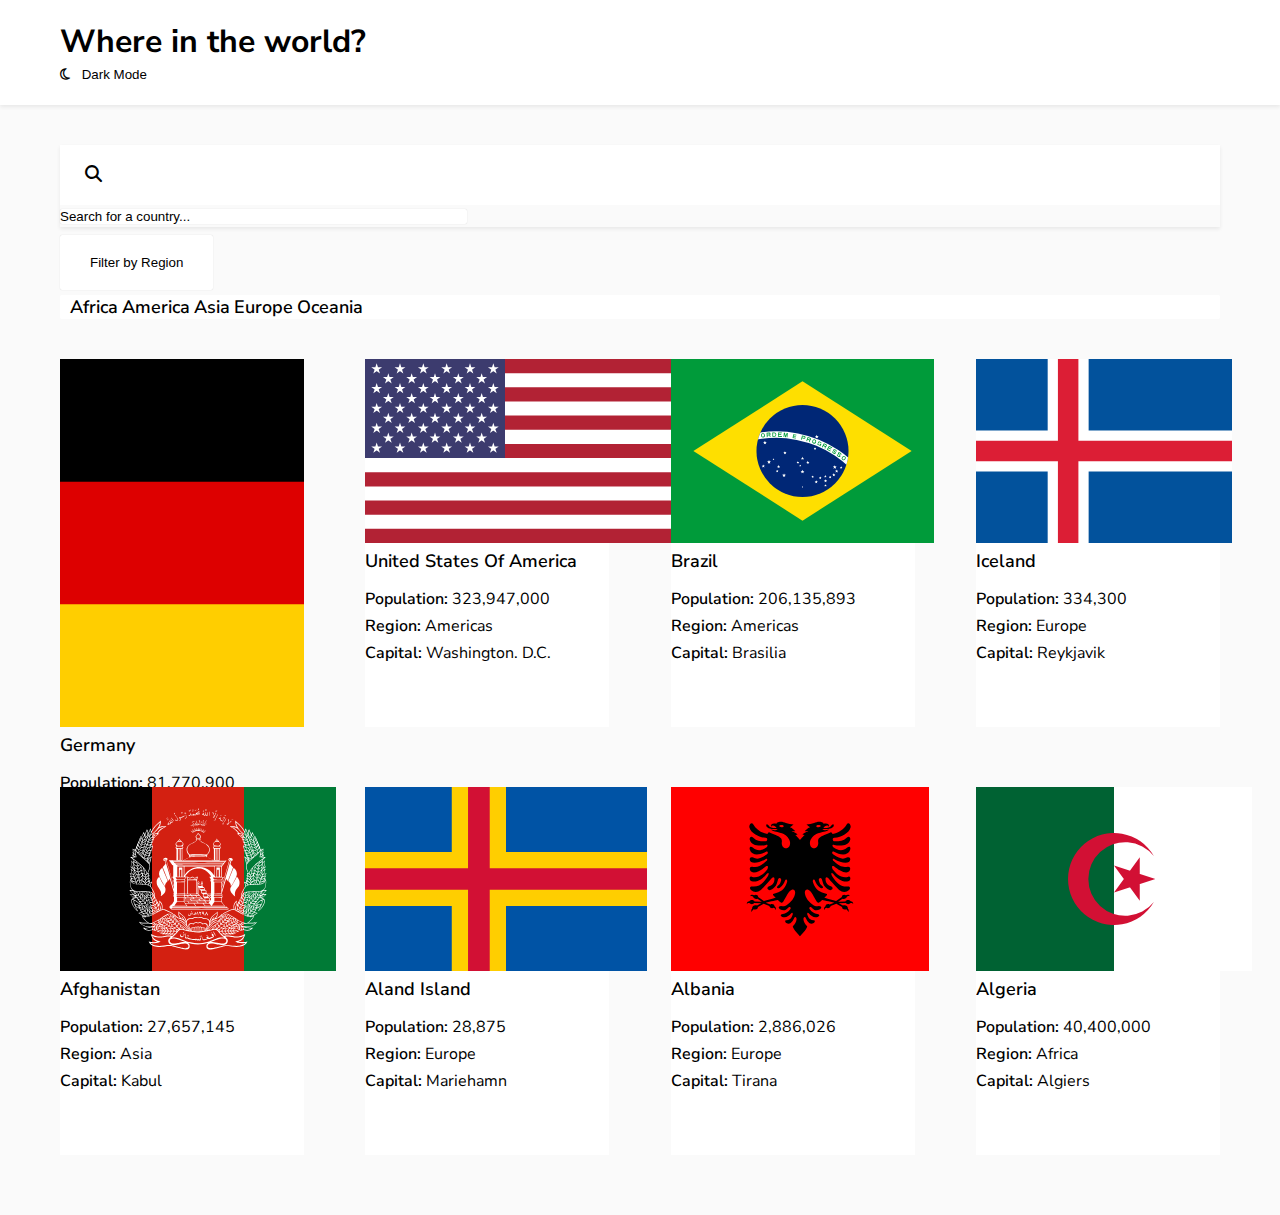
<file: index.html>
<!DOCTYPE html>
<html lang="en">
<head>
    <meta charset="UTF-8">
    <meta name="viewport" content="width=device-width, initial-scale=1.0">
    <link href="https://cdn.jsdelivr.net/npm/bootstrap@5.3.2/dist/css/bootstrap.min.css" rel="stylesheet" integrity="sha384-T3c6CoIi6uLrA9TneNEoa7RxnatzjcDSCmG1MXxSR1GAsXEV/Dwwykc2MPK8M2HN" crossorigin="anonymous">


    <link rel="stylesheet" href="assets/css/main.min.css">
    <link rel="stylesheet" href="assets/css/all.min.css">
    <title>Countries</title>

</head>
<body>
    
    <header class="header"  style=" box-shadow: 0 0.125rem 0.25rem rgba(0, 0, 0, 0.075);">
        <div class="d-flex justify-content-between container">
            <h1>Where in the world?</h1>

            <button id="darkModeToggle" onclick="toggleDarkMode()">
                <i class="fa-regular fa-moon"></i>
                <span class="icon-text">Dark Mode</span>
            </button>
        </div>
    </header>

    <section class="searchbar container">
        <div  class="d-flex justify-content-between container">
            
            <nav class="navbar ">

                <form class="form-inline" style=" box-shadow: 0 0.125rem 0.25rem rgba(0, 0, 0, 0.075);">

                    <div class="input-group ">
                                
                            <div class="search-container ">
                                <button type="submit"><i class="fa fa-search"></i></button>
                            </div>
                                
                            <input type="text" class="form-control" placeholder="Search for a country..." aria-label="Username" aria-describedby="basic-addon1">
                    </div>
                </form>
            </nav>
                  
            <div class="dropdown">
                <button class="btn btn-secondary dropdown-toggle" type="button" id="dropdownMenuButton" data-toggle="dropdown" aria-haspopup="true" aria-expanded="false">
                    Filter by Region
                </button>
                <div class="dropdown-menu" aria-labelledby="dropdownMenuButton">

                    <a class="dropdown-item" href="#">Africa</a>
                    <a class="dropdown-item" href="#">America</a>
                    <a class="dropdown-item" href="#">Asia</a>
                    <a class="dropdown-item" href="#">Europe</a>
                    <a class="dropdown-item" href="#">Oceania</a>
                </div>
            </div>
            
        </div>
        
    </section>

    <section class="countriesInfo">
        <div class="countries">
            <div class="container text-left">
                <div class="row row-col-1 row-cols-sm-2 row-cols-md-3 row-cols-lg-3 row-cols-xl-4">
                    <div class="col-lg-3">
                        <div class="card" >
                            <a href="country.html" class="card-img-top clickcountry">
                                <img src="assets/img/de.svg" style="height: 100%;width: 100%; object-fit: cover;" alt="...">
                            </a>
                            <div class="card-body text-truncate">
                              <h2 class="card-title text-truncate"><a href="country.html">Germany</a></h2>
                              <p class="card-text text-truncate"><span class="bold">Population:</span> 81,770,900</p>
                              <p class="card-text text-truncate"><span class="bold">Region:</span> Europe</p>
                              <p class="card-text text-truncate"><span class="bold">Capital:</span> Berlin</p>
                              
                            </div>
                        </div>
                    </div>
                    <div class="col-lg-3">
                        <div class="card">
                            <img src="assets/img/us.svg" class="card-img-top" style="height: 50%; object-fit: cover;" alt="...">
                            <div class="card-body">
                              <h2 class="card-title text-truncate">United States Of America</h2>
                              <p class="card-text text-truncate"><span class="bold">Population:</span> 323,947,000</p>
                              <p class="card-text text-truncate"><span class="bold">Region:</span> Americas</p>
                              <p class="card-text text-truncate"><span class="bold">Capital:</span> Washington. D.C.</p>
                              
                            </div>
                        </div>
                    </div>
                    <div class="col-lg-3">
                        <div class="card">
                            <img src="assets/img/br.svg" class="card-img-top" style="height: 50%; object-fit: cover;" alt="...">
                            <div class="card-body">
                              <h2 class="card-title text-truncate">Brazil</h2>
                              <p class="card-text text-truncate"><span class="bold">Population:</span> 206,135,893</p>
                              <p class="card-text text-truncate"><span class="bold">Region:</span> Americas</p>
                              <p class="card-text text-truncate"><span class="bold">Capital:</span> Brasilia</p>
                              
                            </div>
                        </div>
                    </div>
                    <div class="col-lg-3">
                        <div class="card">
                            <img src="assets/img/is.svg" class="card-img-top" style="height: 50%; object-fit: cover;" alt="...">
                            <div class="card-body">
                              <h2 class="card-title text-truncate">Iceland</h2>
                              <p class="card-text text-truncate"><span class="bold">Population:</span> 334,300</p>
                              <p class="card-text text-truncate"><span class="bold">Region:</span> Europe</p>
                              <p class="card-text text-truncate"><span class="bold">Capital:</span> Reykjavik</p>
                              
                            </div>
                        </div>
                    </div>
                    <div class="col-lg-3">
                        <div class="card">
                            <img src="assets/img/af.svg" class="card-img-top" style="height: 50%; object-fit: cover;" alt="...">
                            <div class="card-body">
                              <h2 class="card-title text-truncate">Afghanistan</h2>
                              <p class="card-text text-truncate"><span class="bold">Population:</span> 27,657,145</p>
                              <p class="card-text text-truncate"><span class="bold">Region:</span> Asia</p>
                              <p class="card-text text-truncate"><span class="bold">Capital:</span> Kabul</p>
                              
                            </div>
                        </div>
                    </div>
                    <div class="col-lg-3">
                        <div class="card">
                            <img src="assets/img/ax.svg" class="card-img-top" style="height: 50%; object-fit: cover;" alt="...">
                            <div class="card-body">
                              <h2 class="card-title text-truncate">Aland Island</h2>
                              <p class="card-text text-truncate"><span class="bold">Population:</span> 28,875</p>
                              <p class="card-text text-truncate"><span class="bold">Region:</span> Europe</p>
                              <p class="card-text text-truncate"><span class="bold">Capital:</span> Mariehamn</p>
                              
                            </div>
                        </div>
                    </div>
                    <div class="col-lg-3">
                        <div class="card">
                            <img src="assets/img/al.svg" class="card-img-top" style="height: 50%; object-fit: cover;" alt="...">
                            <div class="card-body">
                              <h2 class="card-title text-truncate">Albania</h2>
                              <p class="card-text text-truncate"><span class="bold">Population:</span> 2,886,026</p>
                              <p class="card-text text-truncate"><span class="bold">Region:</span> Europe</p>
                              <p class="card-text text-truncate"><span class="bold">Capital:</span> Tirana</p>
                              
                            </div>
                        </div>
                    </div>
                    <div class="col-lg-3">
                        <div class="card">
                            <img src="assets/img/dz.svg" class="card-img-top" style="height: 50%; object-fit: cover;" alt="...">
                            <div class="card-body">
                              <h2 class="card-title text-truncate">Algeria</h2>
                              <p class="card-text text-truncate"><span class="bold">Population:</span> 40,400,000</p>
                              <p class="card-text text-truncate"><span class="bold">Region:</span> Africa</p>
                              <p class="card-text text-truncate"><span class="bold">Capital:</span> Algiers</p>
                              
                            </div>
                        </div>
                    </div>
                </div>
            </div>

        </div>
            
    </section>


    <!-- for some bootstrab features -->
    <script src="https://code.jquery.com/jquery-3.2.1.slim.min.js"></script>
    <script src="https://cdnjs.cloudflare.com/ajax/libs/popper.js/1.12.9/umd/popper.min.js"></script>
    <script src="https://maxcdn.bootstrapcdn.com/bootstrap/4.0.0/js/bootstrap.min.js"></script>    <script src="https://cdn.jsdelivr.net/npm/bootstrap@5.3.2/dist/js/bootstrap.bundle.min.js" integrity="sha384-C6RzsynM9kWDrMNeT87bh95OGNyZPhcTNXj1NW7RuBCsyN/o0jlpcV8Qyq46cDfL" crossorigin="anonymous"></script>
    
    <script>
        function toggleDarkMode() {
            document.body.classList.toggle('dark-mode');
        }
    </script>
</body>
</html>
</file>
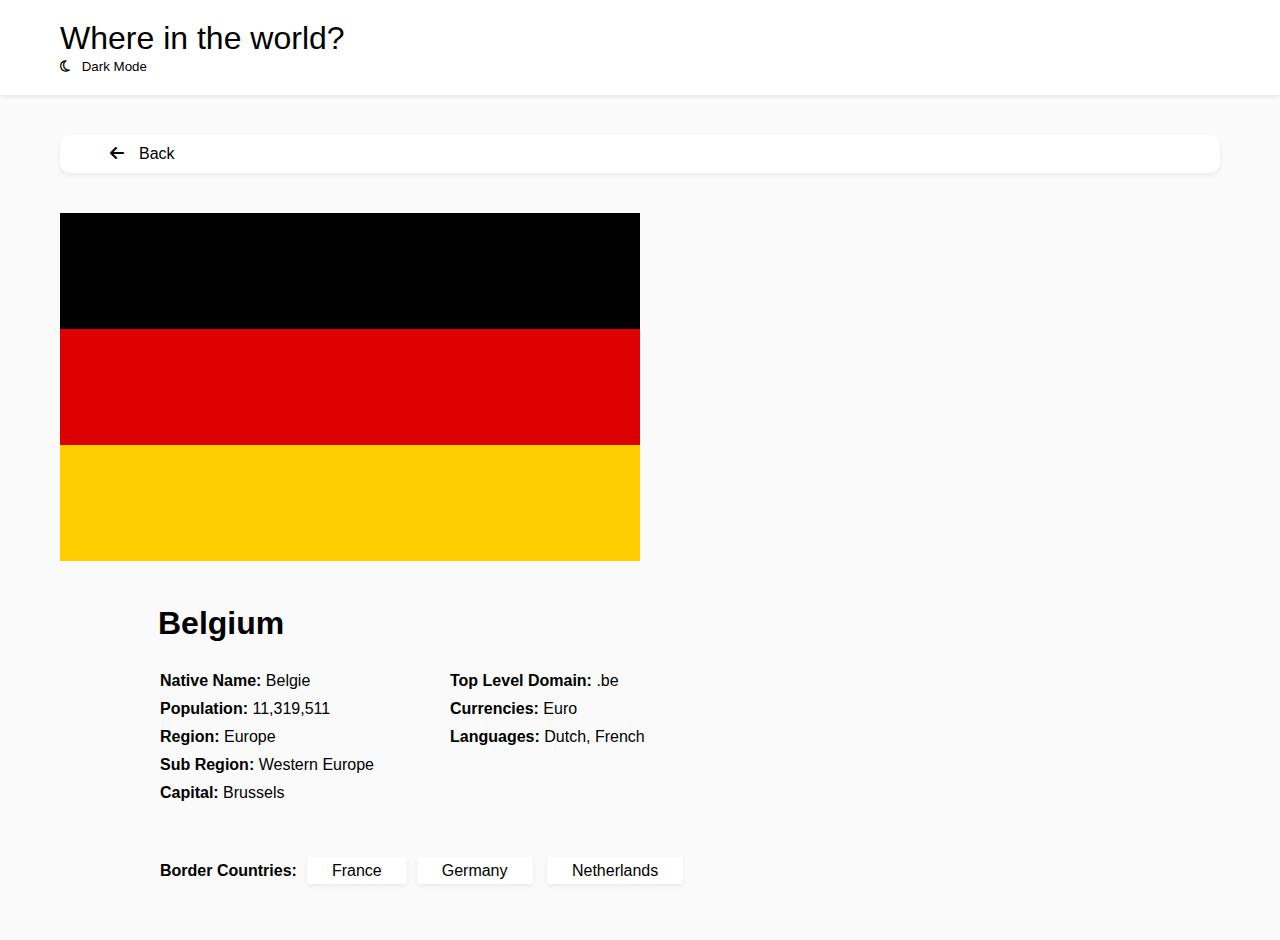
<file: country.html>
<!DOCTYPE html>
<html lang="en">
<head>
    <meta charset="UTF-8">
    <meta name="viewport" content="width=device-width, initial-scale=1.0">
    <link href="https://cdn.jsdelivr.net/npm/bootstrap@5.3.2/dist/css/bootstrap.min.css" rel="stylesheet" integrity="sha384-T3c6CoIi6uLrA9TneNEoa7RxnatzjcDSCmG1MXxSR1GAsXEV/Dwwykc2MPK8M2HN" crossorigin="anonymous">

    <link rel="stylesheet" href="assets/css/country.min.css">
    <link rel="stylesheet" href="assets/css/all.min.css">

    <title>Country Info</title>
</head>
<body>
    <header class="header">
        <div class="d-flex justify-content-between container">
            <h1>Where in the world?</h1>

            <button id="darkModeToggle" onclick="toggleDarkMode()">
                <i class="fa-regular fa-moon"></i>
                <span class="icon-text">Dark Mode</span>
            </button>
        </div>
    </header>

    <section class="searchbar">
        <div  class="d-flex justify-content-between container">
            <a href="index.html">
                <div class="search-container">
                    <span class="button-back"><i class="fa-solid fa-arrow-left"></i><span class="button-space">Back</span></span>
                </div>
            </a>          
        </div>
    </section>
    

    <footer class="falg-info">
        <div class="container text-left">
            <div class="card mb-3" style="max-width: 100%;">
                <div class="row g-0 row-col-1 row-cols-md-2">
                  <div class="col-md-4">
                    <img src="assets/img/de.svg" alt="belgium flag"  class="img-fluid">
                  </div>
                  <div class="col-md-8">
                    <div class="card-body">
                        <div class="description col-lg-3 col-md-12">
                            <div class="row">
                                <h1>Belgium</h1>
                            </div>
                            <div class="text-left ">
                                <div class="row row-cols-2 country-info">
                                    <div class="col">
                                        <p><span class="bold">Native Name:</span> Belgie</p>
                                        <p><span class="bold">Population:</span> 11,319,511</p>
                                        <p><span class="bold">Region:</span> Europe</p>
                                        <p><span class="bold">Sub Region:</span> Western Europe</p>
                                        <p><span class="bold">Capital:</span> Brussels</p>
                                    </div>
                                    <div class="col-lg-3">
                                        <p><span class="bold">Top Level Domain:</span> .be</p>
                                        <p><span class="bold">Currencies:</span> Euro</p>
                                        <p><span class="bold">Languages:</span> Dutch, French</p>
                                    </div>
                                </div>
                            </div>
                            <div class="row">
                                <div class="border-contries">
                                    <p><span class="bold">Border Countries:<div class="move">
                                        <span class="border-box">France</span><span class="border-box">Germany</span>
                                        <span class="border-box">Netherlands</span>
                                        </div></span> 
                                    </p>                        
                                </div>
                            </div>
                        </div>
                    </div>
                  </div>
                </div>
              </div>
        </div>
    </footer>

    <!-- for some bootstrab features -->
    <script src="https://code.jquery.com/jquery-3.2.1.slim.min.js"></script>
    <script src="https://cdnjs.cloudflare.com/ajax/libs/popper.js/1.12.9/umd/popper.min.js"></script>
    <script src="https://maxcdn.bootstrapcdn.com/bootstrap/4.0.0/js/bootstrap.min.js"></script>    <script src="https://cdn.jsdelivr.net/npm/bootstrap@5.3.2/dist/js/bootstrap.bundle.min.js" integrity="sha384-C6RzsynM9kWDrMNeT87bh95OGNyZPhcTNXj1NW7RuBCsyN/o0jlpcV8Qyq46cDfL" crossorigin="anonymous"></script>
    
    <script>
        function toggleDarkMode() {
            document.body.classList.toggle('dark-mode');
        }
    </script>
</body>
</html>
</file>
<file: assets/css/main.min.css>
@import url(https://fonts.googleapis.com/css2?family=Nunito+Sans:opsz,wght@6..12,300;6..12,400;6..12,800&display=swap);*,.row{padding:0}.filter,.header,.header button{background-color:var(--light2)}.card,.card-body h2,.dropdown .btn,.dropdown-menu a,.fa-regular,.far,.header,.icon-text,a,body{color:var(--black)}.card,.cuntriesInfo .container{width:100%}a#dropdownMenuLink,button#dropdownMenuButton{padding:20px 30px;box-shadow:0 0 1px 0 rgba(0,0,0,.2)}.filter,.form-control,a#dropdownMenuLink,button#dropdownMenuButton{box-shadow:0 0 1px 0 rgba(0,0,0,.2)}.card-body h2,.card-text,.card-title,a{white-space:nowrap;overflow:hidden}:root{--light1:#fafafa;--light2:#ffffff;--background-dark:#202c37;--text-dark:#858585;--black:black;--white:white}*{margin:0}a{text-decoration:none}.container{margin:auto;padding:0}.row{margin:0;display:flex;flex-wrap:wrap;justify-content:space-between}body{background-color:var(--light1);font-family:'Nunito Sans',sans-serif;transition:background-color .3s,color .3s}body.dark-mode{--light2:#2b3945;--light1:#202c37;--background-dark:#121212;--text-dark:#ffffff;--black:var(--white)}.header button{border:none}.header{height:20%;padding:20px 0;font-weight:800}.header .container{margin:auto;align-items:center}.icon-text{margin-left:8px}.filter{padding-left:20px;border-radius:5px}.searchbar .container{padding:40px 0}.select-wrap{background-color:var(--light1);border-radius:5px}.card,.search-container,.search-container button,a#dropdownMenuLink{background-color:var(--light2)}.search input[type=text]{float:right;padding:20px 15vw 20px 0;font-size:17px;border:none}.search-container button{padding:20px 25px;font-size:17px;border:none;cursor:pointer;color:var(--black)}.clickcountry{height:50%}.card-body h2,a{font-weight:600;font-size:18px}.card-title{padding-bottom:15px}.card{margin-bottom:60px;height:23rem}.card-body p{padding-bottom:.3rem;margin:0}.bold{font-weight:600;font-size:16px}a#dropdownMenuLink{color:#000;border:0;border-radius:2px}.dropdown-menu,button#dropdownMenuButton{border:none;background-color:var(--light2)}.dropdown-toggle::after{margin-left:1.255em}.dropdown-menu{width:-webkit-fill-available;margin-top:5px;border-radius:2px;padding-left:10px}button#dropdownMenuButton{color:var(--black);border-radius:2px}.navbar{color:var(--black);border:none}.input-group-prepend{background-color:var(--light2);color:var(--light2)}.form-control{border:none;border-radius:2px;padding-right:18vw;background-color:var(--light2)}.form-control:focus{box-shadow:none;background-color:var(--light2);color:var(--black)}.form-control::placeholder{color:var(--black)}.container .text-left{width:auto}.dropdown{padding-top:.5rem}.row>*{padding-right:0;padding-left:0}@media (min-width:0px){.container,.container-lg,.container-md,.container-sm,.container-xl,.container-xxl{max-width:100%;padding:0 60px}}@media (min-width:992px){.row>*{padding-right:0;padding-left:0}.col-lg-3{width:21%}}@media (min-width:768px) and (max-width:992px){.row-cols-md-3>*{width:30%}}@media (min-width:576px) and (max-width:768px){.d-flex{display:flex!important;flex-wrap:wrap}h1{font-size:20px}.header a{font-size:18px}.row-cols-sm-2>*{flex:0 0 auto;width:45%}.h1,.h2,.h3,.h4,.h5,.h6,h1,h2,h3,h4,h5,h6{margin-bottom:0}.container,.container-lg,.container-md,.container-sm,.container-xl,.container-xxl{max-width:100%;padding:0 20px}.row{flex-wrap:wrap;justify-content:space-around}}@media (max-width:576px){.d-flex{display:flex!important;flex-wrap:wrap}h1{font-size:20px}.header a{font-size:18px}.h1,.h2,.h3,.h4,.h5,.h6,h1,h2,h3,h4,h5,h6{margin-bottom:0}.container,.container-lg,.container-md,.container-sm,.container-xl,.container-xxl{max-width:100%;padding:0 20px}.card{width:80%;margin-bottom:45px}.col-lg-3{display:flex;justify-content:center}}
</file>
<file: assets/css/country.min.css>
.header,.header button,.search-container{background-color:var(--light2)}.description .bold,.header,.header a,.header h1,body,i{font-family:'Nunito Sans',sans-serif}.country-info,.flag{display:flex}.border-contries .border-box,.header,.search-container{box-shadow:0 .125rem .25rem rgba(0,0,0,.075);color:var(--black)}.card,.header,.header a,.header h1,.icon-text,.search-container,.search-container a,body,i{color:var(--black)}:root{--light1:#fafafa;--light2:#ffffff;--background-dark:#202c37;--text-dark:#858585;--black:black;--white:white;--background:white}*{margin:0;padding:0}a{text-decoration:none}.container{margin:auto;padding:0}.h1,.h2,.h3,.h4,.h5,.h6,h1,h2,h3,h4,h5,h6{margin:0}body{background-color:var(--light1);transition:background-color .3s,color .3s}body.dark-mode{--light2:#2b3945;--light1:#202c37;--background-dark:#121212;--text-dark:#ffffff;--black:var(--white);--background:#2b3945}.search-container button{padding:20px 25px}.header button{border:none}.header{height:20%;padding:20px 0;font-weight:800}.header .container{margin:auto;align-items:center}.header a,.header h1,i{font-weight:500}.icon-text{margin-left:8px}.search-container{padding:10px 50px;border-radius:10px}.button-space{padding-left:15px}.flag{justify-content:space-between}.img-flag{padding-right:20px}.img-flag img{width:100%}.description{width:100%;margin-top:40px;padding-left:100px;padding-bottom:50px}.description h1{margin-bottom:30px;margin-left:-2px}.description p{margin-bottom:10px}.description .bold{font-weight:600}.border-contries{margin-top:50px;display:flex;flex-direction:row;flex-wrap:wrap}.border-contries .border-box{padding:5px 25px;background-color:var(--background);margin-right:10px;border-radius:4px}.border-contries .bold{margin-right:10px}.card-body,.container .text-lift{padding:0}.col-md-4 img{width:100%;height:100%;object-fit:cover}.card{max-width:100%;background-color:var(--light1);border:none}.col-md-8,.row-cols-2>*{flex:0 0 auto;width:50%}.searchbar{padding:40px 0}@media (min-width:0px){.container,.container-lg,.container-md,.container-sm,.container-xl,.container-xxl{max-width:100%;padding:0 60px}}@media (min-width:768px){.col-md-4{flex:0 0 auto;width:50%}}@media (max-width:576px){.container,.container-lg,.container-md,.container-sm,.container-xl,.container-xxl{max-width:100%;padding:0 30px}.header h1{font-size:16px}.icon-text{font-size:14px;margin-left:0}.border-contries .border-box{padding:5px 10px;background-color:var(--background);margin-right:10px;border-radius:4px;box-shadow:0 .125rem .25rem rgba(0,0,0,.075);color:var(--black);font-size:14px}.row{display:flex;flex-wrap:wrap;flex-direction:column;align-content:flex-start;width:100%;padding-right:0}.col-md-4,.col-md-8,.img-flag{width:100%}.col-md-4 img{width:100%;height:100%}.description{width:100%;padding-left:0}.row-cols-2>*{flex:0 0 auto;width:100%;padding-bottom:40px}.border-contries{margin-top:0;width:100%}.border-contries .bold{margin-right:10px;margin-bottom:10px}}@media (min-width:576px) and (max-width:1200px){.col-md-4,.col-md-8,.description,.img-flag,.row{width:100%}.container,.container-lg,.container-md,.container-sm,.container-xl,.container-xxl{max-width:100%;padding:0 30px}.header h1{font-size:22px}.icon-text{font-size:20px;margin-left:0}.border-contries .border-box{padding:5px 25px;background-color:var(--background);margin-right:10px;border-radius:4px;box-shadow:0 .125rem .25rem rgba(0,0,0,.075);color:var(--black);font-size:14px}.row{display:flex;flex-wrap:wrap;align-content:flex-start;padding-right:0}.col-md-4 img{width:100%;height:100%}.description{padding-left:0}.row-cols-2>*{flex:0 0 auto;width:50%;padding-bottom:40px}.border-contries{margin-top:0;width:100%;display:flex}.border-contries .bold{margin-right:10px;margin-bottom:10px}.country-info .col{width:50%}}
</file>
